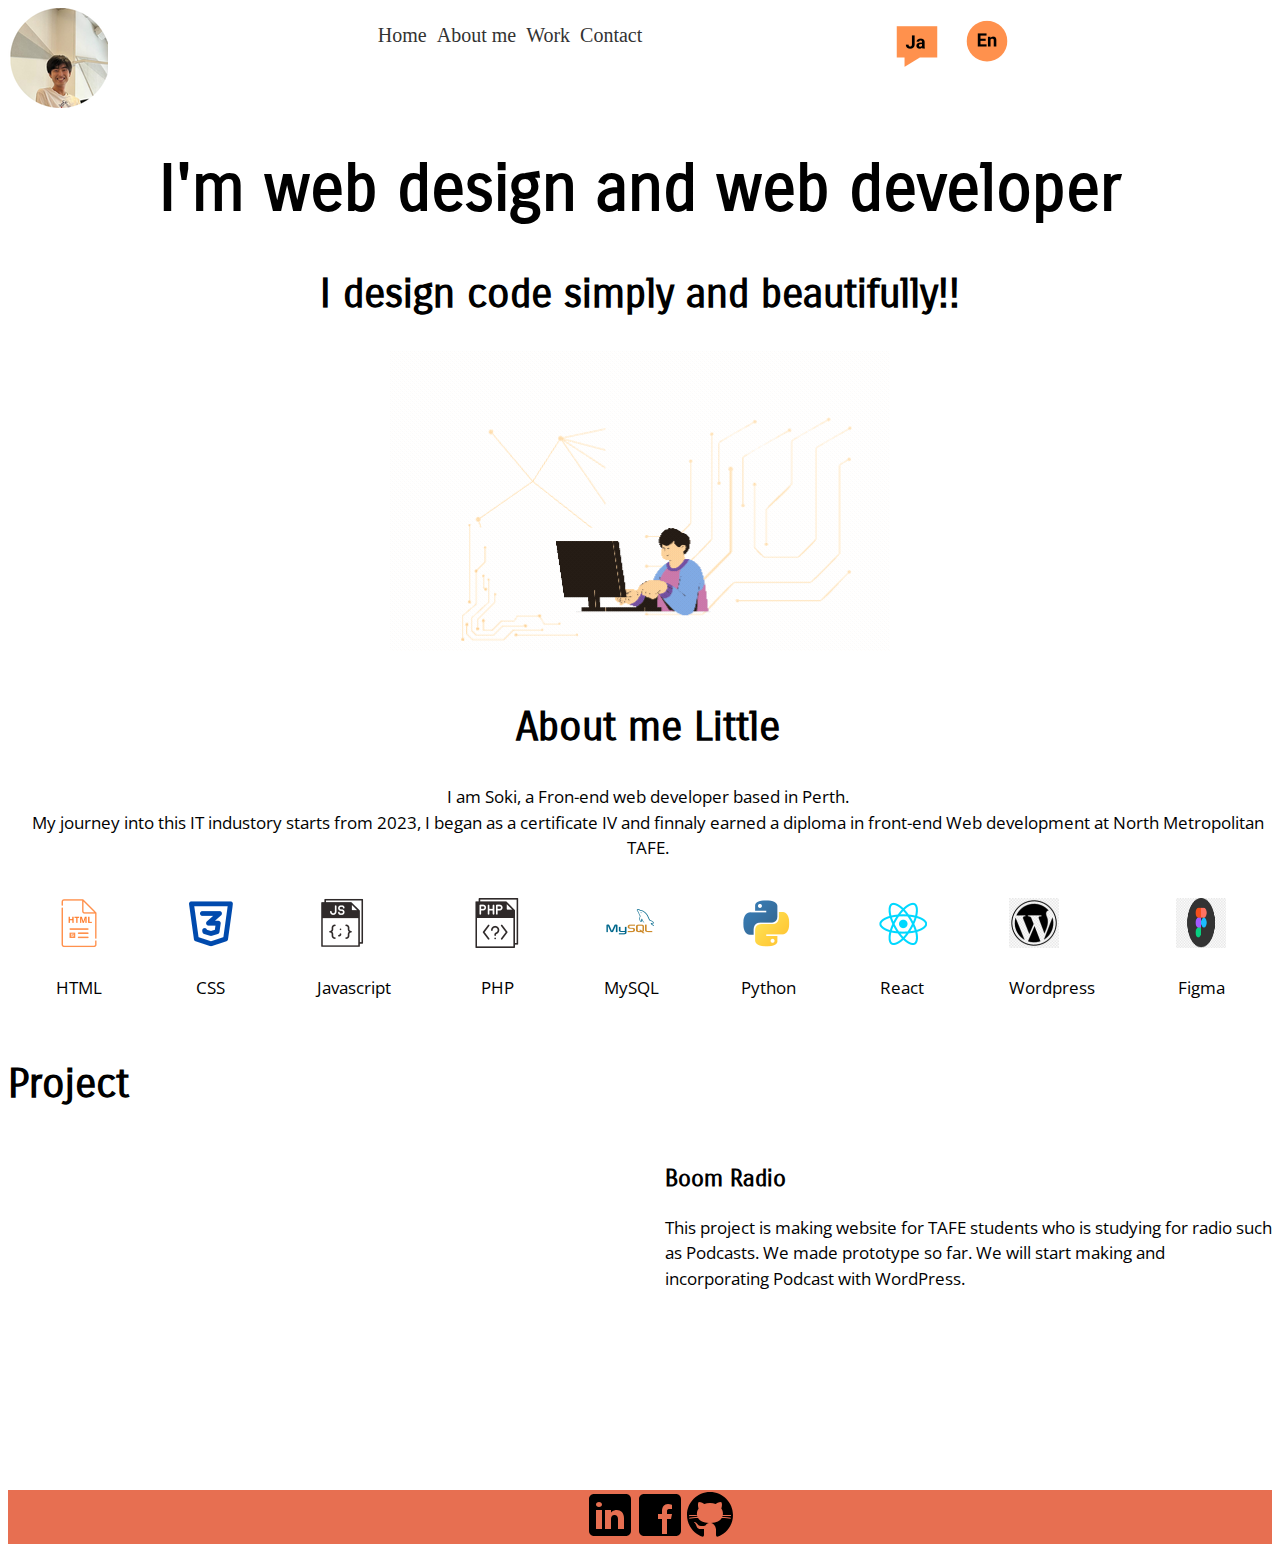
<file: index.html>
<!DOCTYPE html>
<html lang="en">
<head>
  <meta charset="UTF-8">
  <meta name="viewport" content="width=device-width, initial-scale=1.0">
  <link href = "css/style.css" rel="stylesheet">
  <link rel="preconnect" href="https://fonts.googleapis.com">
<link rel="preconnect" href="https://fonts.gstatic.com" crossorigin>
<link href="https://fonts.googleapis.com/css2?family=Open+Sans:ital,wght@0,300..800;1,300..800&display=swap" rel="stylesheet">
  <title>Soki Webdevelopment gallery</title>

</head>
<body>
  <div id="wrapper">
  <header>
    <img src="img/profile.png" alt="soki's profile logo">
    <nav>
      <ul class="nav-menu">
        <li><a href=index.html class="nav-link">Home</a></li>
        <li><a href=aboutme.html class="nav-link">About me</a></li>
        <li><a href=work.html class="nav-link">Work</a></li>
        <li><a href=contact.html class="nav-link">Contact</a></li>
        
      </ul>
    </nav>

    <div class="language">
      <a href="index_ja.html"><img src="img/japanese_language.png" alt="Japanese language icon"></a>
      <a href="index.html"><img src="img/english_language.png" alt="English language icon"></a>
    </div>
    <div class="hamberger">
      <span class="bar"></span>
      <span class="bar"></span>
      <span class="bar"></span>
    </div>

    
  </header>
 
  <main>
   
    <section class="about_me">
     
      <h1>I'm web design and web developer</h1>
      <h2>I design code simply and beautifully!!</h2>
      
      <img src="img/portfolio_home.gif " alt=" do coding">
    </section>

      <section class="intro">
        <h2>About me Little</h2>

        <p>I am Soki, a Fron-end web developer based in Perth.<br>
          My journey into this IT industory starts from 2023, I began as a certificate IV and finnaly 
          earned a diploma in front-end Web development at North Metropolitan TAFE.
        </p>
      </section>
     
  
  
  
  
      <div class=" skill">
        <div class="myskill">
          <img src = "img/html.png" alt = "html picuture">
          <p>HTML</p>
        </div>
         
        <div class="myskill">
          <img src = "img/csspicture.png" alt = "css picuture">
          <p>CSS</p>
        </div>
        <div class="myskill">
          <img src = "img/javascript.png" alt = "javascript picuture">
          <p>Javascript</p>
        </div>
        <div class="myskill">
          <img src = "img/php.png" alt = "php picuture">
          <p>PHP</p>
        </div>
        <div class="myskill">
          <img src = "img/mysql.png" alt = "my-sql picuture">
          <p>MySQL</p>
        </div>
        <div class="myskill">
          <img src = "img/python.png" alt = "python picuture">
          <p>Python</p>
        </div>
        <div class="myskill">
          <img src = "img/react.png" alt = "react picuture">
          <p>React</p>
        </div>
        <div class="myskill">
          <img src = "img/wordpress.png" alt = "html picuture">
          <p>Wordpress</p>
        </div>
        <div class="myskill">
          <img src = "img/figma.png" alt = "html picuture">
          <p>Figma</p>
        </div>
    
      </div>

      <h2>Project</h2>

      <section class="project">
       <a href=" https://boom-radio.vercel.app/"><img class="fade-in-image" src="img/boom_radio.png" alt="boom radio project top image"></a> 
      

      <section class="boom_radio_text">
        <h3>Boom Radio</h3>
        <p>This project is making website for TAFE students who is studying for radio such as Podcasts.
          We made prototype so far. We will start making and incorporating Podcast with WordPress.
        </p>


      </section>
      </section>
      
      <img>
   
   


</main>
<footer>
  <ul>

    <li>
      <a href="https://www.linkedin.com/in/soki-iwae-0031652b3/">
        
        <svg xmlns="http://www.w3.org/2000/svg" x="0px" y="0px" width="50" height="50" viewBox="0 0 50 50">
          <path fill="currentColor" d="M41,4H9C6.24,4,4,6.24,4,9v32c0,2.76,2.24,5,5,5h32c2.76,0,5-2.24,5-5V9C46,6.24,43.76,4,41,4z M17,20v19h-6V20H17z M11,14.47c0-1.4,1.2-2.47,3-2.47s2.93,1.07,3,2.47c0,1.4-1.12,2.53-3,2.53C12.2,17,11,15.87,11,14.47z M39,39h-6c0,0,0-9.26,0-10 c0-2-1-4-3.5-4.04h-0.08C27,24.96,26,27.02,26,29c0,0.91,0,10,0,10h-6V20h6v2.56c0,0,1.93-2.56,5.81-2.56 c3.97,0,7.19,2.73,7.19,8.26V39z"></path>
      </svg>
      </a>
    </li>
    
    <li>
      <a href="https://www.facebook.com/profile.php?id=100035585494952m">
        <svg xmlns="http://www.w3.org/2000/svg" x="0px" y="0px" width="50" height="50" viewBox="0 0 50 50">
          <path fill="currentColor" d="M41,4H9C6.24,4,4,6.24,4,9v32c0,2.76,2.24,5,5,5h32c2.76,0,5-2.24,5-5V9C46,6.24,43.76,4,41,4z M37,19h-2c-2.14,0-3,0.5-3,2 v3h5l-1,5h-4v15h-5V29h-4v-5h4v-3c0-4,2-7,6-7c2.9,0,4,1,4,1V19z"></path>
      </svg>
        
      </a>
    
    </li>

    <li>
      <a href="https://github.com/Sochan2">
        <svg xmlns="http://www.w3.org/2000/svg" x="0px" y="0px" width="50" height="50" viewBox="0 0 50 50">
          <path fill="currentColor" d="M17.791,46.836C18.502,46.53,19,45.823,19,45v-5.4c0-0.197,0.016-0.402,0.041-0.61C19.027,38.994,19.014,38.997,19,39 c0,0-3,0-3.6,0c-1.5,0-2.8-0.6-3.4-1.8c-0.7-1.3-1-3.5-2.8-4.7C8.9,32.3,9.1,32,9.7,32c0.6,0.1,1.9,0.9,2.7,2c0.9,1.1,1.8,2,3.4,2 c2.487,0,3.82-0.125,4.622-0.555C21.356,34.056,22.649,33,24,33v-0.025c-5.668-0.182-9.289-2.066-10.975-4.975 c-3.665,0.042-6.856,0.405-8.677,0.707c-0.058-0.327-0.108-0.656-0.151-0.987c1.797-0.296,4.843-0.647,8.345-0.714 c-0.112-0.276-0.209-0.559-0.291-0.849c-3.511-0.178-6.541-0.039-8.187,0.097c-0.02-0.332-0.047-0.663-0.051-0.999 c1.649-0.135,4.597-0.27,8.018-0.111c-0.079-0.5-0.13-1.011-0.13-1.543c0-1.7,0.6-3.5,1.7-5c-0.5-1.7-1.2-5.3,0.2-6.6 c2.7,0,4.6,1.3,5.5,2.1C21,13.4,22.9,13,25,13s4,0.4,5.6,1.1c0.9-0.8,2.8-2.1,5.5-2.1c1.5,1.4,0.7,5,0.2,6.6c1.1,1.5,1.7,3.2,1.6,5 c0,0.484-0.045,0.951-0.11,1.409c3.499-0.172,6.527-0.034,8.204,0.102c-0.002,0.337-0.033,0.666-0.051,0.999 c-1.671-0.138-4.775-0.28-8.359-0.089c-0.089,0.336-0.197,0.663-0.325,0.98c3.546,0.046,6.665,0.389,8.548,0.689 c-0.043,0.332-0.093,0.661-0.151,0.987c-1.912-0.306-5.171-0.664-8.879-0.682C35.112,30.873,31.557,32.75,26,32.969V33 c2.6,0,5,3.9,5,6.6V45c0,0.823,0.498,1.53,1.209,1.836C41.37,43.804,48,35.164,48,25C48,12.318,37.683,2,25,2S2,12.318,2,25 C2,35.164,8.63,43.804,17.791,46.836z"></path>
      </svg>    
      </a>
    </li> 
  </ul>
   
</footer>
 
</div>
<script src="js/main.js"></script>
</body>
</html>
</file>
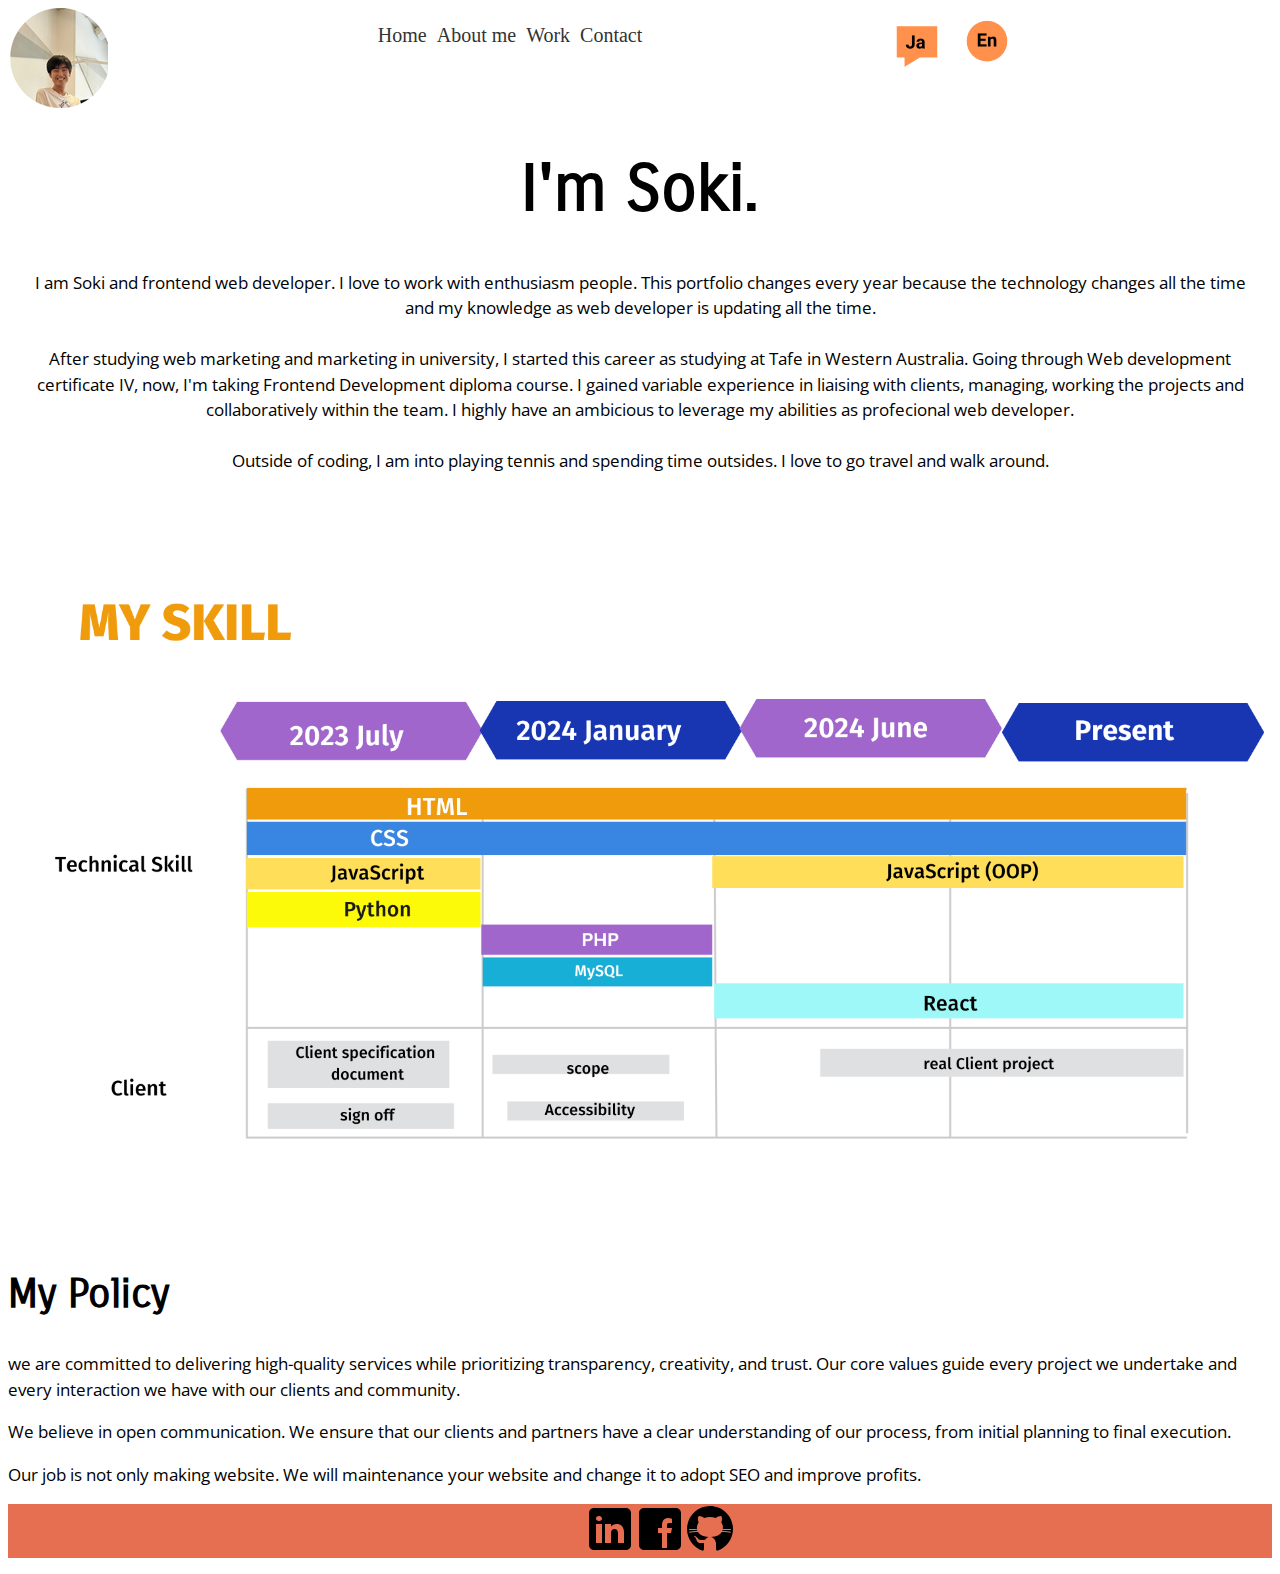
<file: aboutme.html>
<!DOCTYPE html>
<html lang="en">
<head>
  <meta charset="UTF-8">
  <meta name="viewport" content="width=device-width, initial-scale=1.0">
  <link href = "css/style.css" rel="stylesheet">
  <title>Soki Webdevelopment gallery</title>
</head>
<body>
  <div id="wrapper">
    <header>
      <img src="img/profile.png" alt="soki's profile logo">
      <nav>
        <ul class="nav-menu">
          <li><a href=index.html class="nav-link">Home</a></li>
          <li><a href=aboutme.html class="nav-link">About me</a></li>
          <li><a href=work.html class="nav-link">Work</a></li>
          <li><a href=contact.html class="nav-link">Contact</a></li>
          
        </ul>
      </nav>
  
      <div class="language">
        <a href="index_ja.html"><img src="img/japanese_language.png" alt="Japanese language icon"></a>
        <a href="index.html"><img src="img/english_language.png" alt="English language icon"></a>
      </div>
      <div class="hamberger">
        <span class="bar"></span>
        <span class="bar"></span>
        <span class="bar"></span>
      </div>
  
      
    </header>
  <main>
   
    <section class="about_me">
     
      <h1>I'm Soki.</h1>
      
      <p>I am Soki and frontend web developer. I love to work with enthusiasm people. This portfolio changes 
        every year because the technology changes all the time and my knowledge as web developer is updating all the time.
        <br><br>

       After studying web marketing and marketing in university, I started this career as studying at Tafe in Western Australia. Going through Web development certificate IV,
        now, I'm taking Frontend Development diploma course. I gained variable experience in liaising with clients,
        managing, working the projects and collaboratively within the team. I highly have an ambicious to leverage my abilities as profecional web developer.
       <br><br>
        Outside of coding, I am into playing tennis and spending time outsides. I love to go travel and walk around.
       </p>
    </section>
      
    

    

    <img class="my-timeline" src="img/my-skill.png" alt="my timelice picture. My brief history as website development.">
 


<section class="policy">
  <h2>My Policy</h2>
  <p>we are committed to delivering high-quality services while prioritizing transparency, creativity, and trust. Our core values guide every project we undertake and every interaction we have with our clients and community.</p>
  <p>We believe in open communication. We ensure that our clients and partners have a clear understanding of our process, from initial planning to final execution.</p>
<p>Our job is not only making website. We will maintenance your website and change it to adopt SEO and improve profits.</p></p>

  </section>

</main>

<footer>
  <ul>

    <li>
      <a href="https://www.facebook.com/profile.php?id=100035585494952">
        
        <svg xmlns="http://www.w3.org/2000/svg" x="0px" y="0px" width="50" height="50" viewBox="0 0 50 50">
          <path fill="currentColor" d="M41,4H9C6.24,4,4,6.24,4,9v32c0,2.76,2.24,5,5,5h32c2.76,0,5-2.24,5-5V9C46,6.24,43.76,4,41,4z M17,20v19h-6V20H17z M11,14.47c0-1.4,1.2-2.47,3-2.47s2.93,1.07,3,2.47c0,1.4-1.12,2.53-3,2.53C12.2,17,11,15.87,11,14.47z M39,39h-6c0,0,0-9.26,0-10 c0-2-1-4-3.5-4.04h-0.08C27,24.96,26,27.02,26,29c0,0.91,0,10,0,10h-6V20h6v2.56c0,0,1.93-2.56,5.81-2.56 c3.97,0,7.19,2.73,7.19,8.26V39z"></path>
      </svg>
      </a>
    </li>

    <li>
      <a href="https://www.linkedin.com/in/soki-iwae-0031652b3/">
        <svg xmlns="http://www.w3.org/2000/svg" x="0px" y="0px" width="50" height="50" viewBox="0 0 50 50">
          <path fill="currentColor" d="M41,4H9C6.24,4,4,6.24,4,9v32c0,2.76,2.24,5,5,5h32c2.76,0,5-2.24,5-5V9C46,6.24,43.76,4,41,4z M37,19h-2c-2.14,0-3,0.5-3,2 v3h5l-1,5h-4v15h-5V29h-4v-5h4v-3c0-4,2-7,6-7c2.9,0,4,1,4,1V19z"></path>
      </svg>
        
      </a>
    
    </li>

    <li>
      <a href="https://github.com/Sochan2">
        <svg xmlns="http://www.w3.org/2000/svg" x="0px" y="0px" width="50" height="50" viewBox="0 0 50 50">
          <path fill="currentColor" d="M17.791,46.836C18.502,46.53,19,45.823,19,45v-5.4c0-0.197,0.016-0.402,0.041-0.61C19.027,38.994,19.014,38.997,19,39 c0,0-3,0-3.6,0c-1.5,0-2.8-0.6-3.4-1.8c-0.7-1.3-1-3.5-2.8-4.7C8.9,32.3,9.1,32,9.7,32c0.6,0.1,1.9,0.9,2.7,2c0.9,1.1,1.8,2,3.4,2 c2.487,0,3.82-0.125,4.622-0.555C21.356,34.056,22.649,33,24,33v-0.025c-5.668-0.182-9.289-2.066-10.975-4.975 c-3.665,0.042-6.856,0.405-8.677,0.707c-0.058-0.327-0.108-0.656-0.151-0.987c1.797-0.296,4.843-0.647,8.345-0.714 c-0.112-0.276-0.209-0.559-0.291-0.849c-3.511-0.178-6.541-0.039-8.187,0.097c-0.02-0.332-0.047-0.663-0.051-0.999 c1.649-0.135,4.597-0.27,8.018-0.111c-0.079-0.5-0.13-1.011-0.13-1.543c0-1.7,0.6-3.5,1.7-5c-0.5-1.7-1.2-5.3,0.2-6.6 c2.7,0,4.6,1.3,5.5,2.1C21,13.4,22.9,13,25,13s4,0.4,5.6,1.1c0.9-0.8,2.8-2.1,5.5-2.1c1.5,1.4,0.7,5,0.2,6.6c1.1,1.5,1.7,3.2,1.6,5 c0,0.484-0.045,0.951-0.11,1.409c3.499-0.172,6.527-0.034,8.204,0.102c-0.002,0.337-0.033,0.666-0.051,0.999 c-1.671-0.138-4.775-0.28-8.359-0.089c-0.089,0.336-0.197,0.663-0.325,0.98c3.546,0.046,6.665,0.389,8.548,0.689 c-0.043,0.332-0.093,0.661-0.151,0.987c-1.912-0.306-5.171-0.664-8.879-0.682C35.112,30.873,31.557,32.75,26,32.969V33 c2.6,0,5,3.9,5,6.6V45c0,0.823,0.498,1.53,1.209,1.836C41.37,43.804,48,35.164,48,25C48,12.318,37.683,2,25,2S2,12.318,2,25 C2,35.164,8.63,43.804,17.791,46.836z"></path>
      </svg>    
      </a>
    </li> 
     
  </ul>
   
</footer>
</div>
<script src="js/main.js"></script>
</body>
</html>
</file>
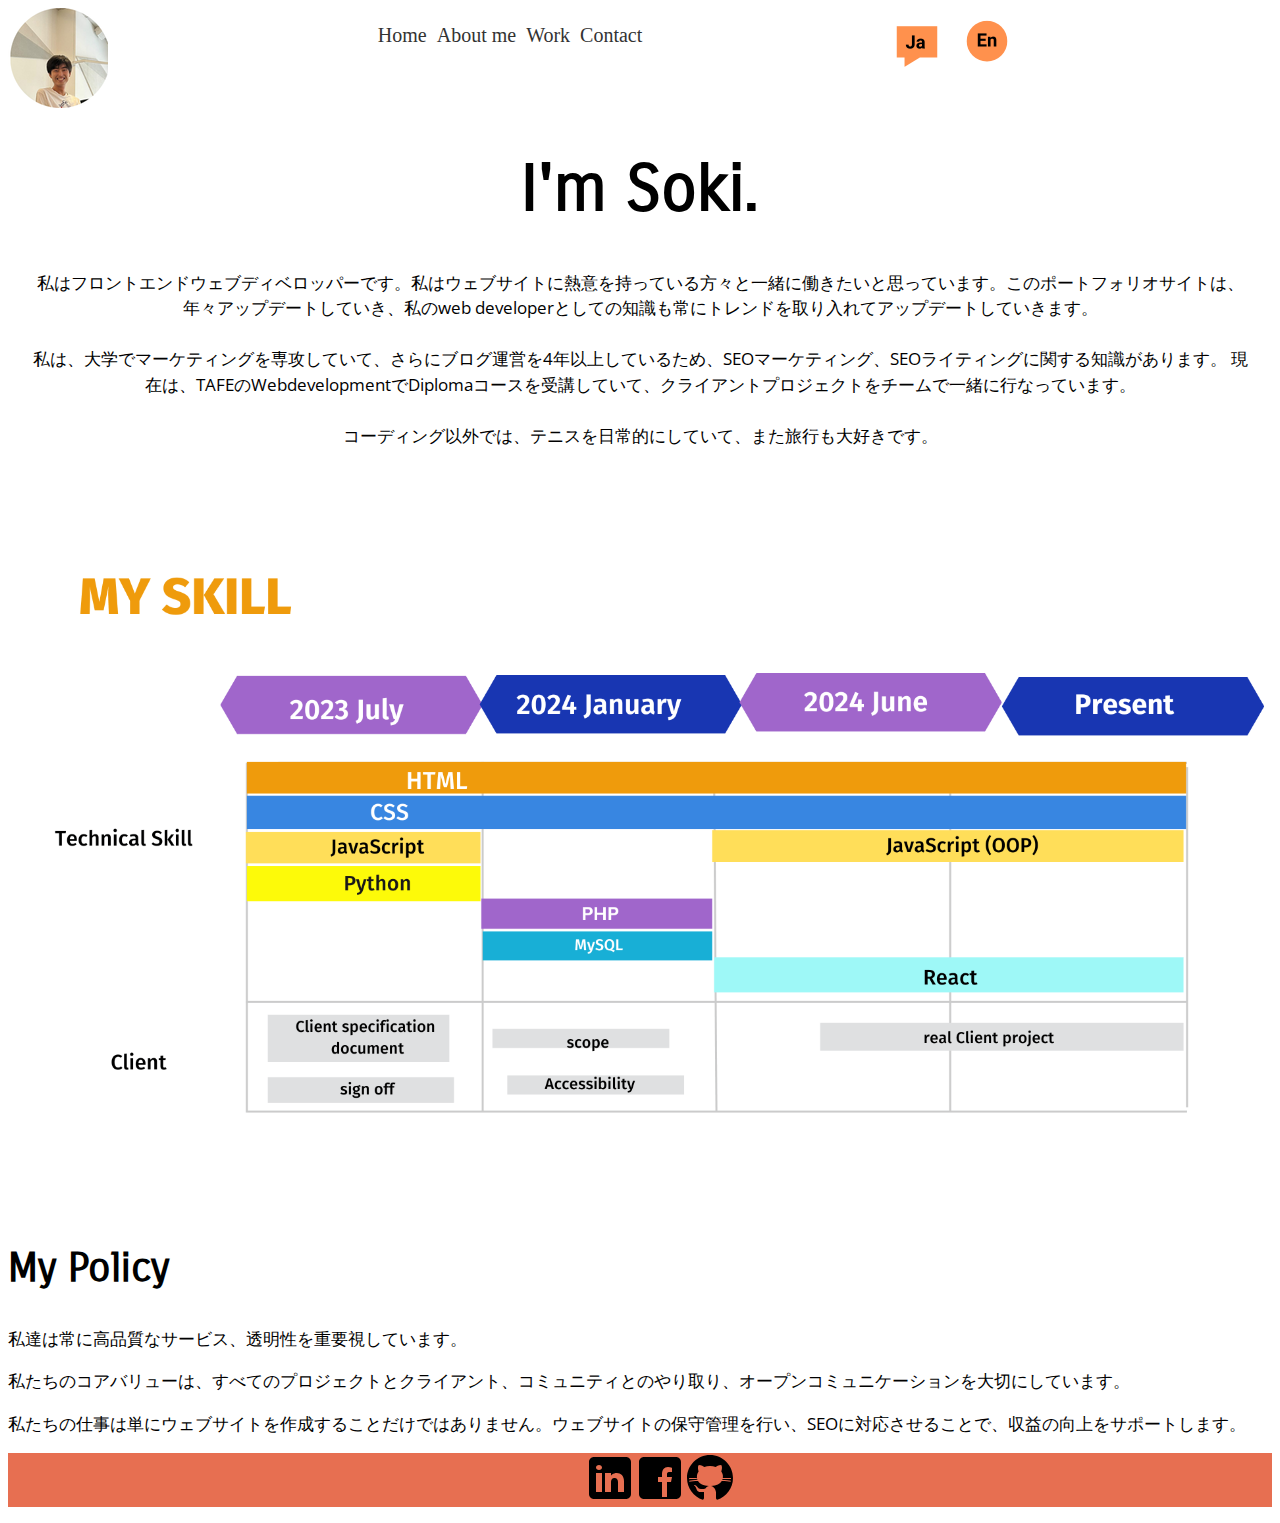
<file: aboutme_ja.html>
<!DOCTYPE html>
<html lang="en">
<head>
  <meta charset="UTF-8">
  <meta name="viewport" content="width=device-width, initial-scale=1.0">
  <link href = "css/style.css" rel="stylesheet">
  <title>Soki Webdevelopment gallery</title>
</head>
<body>
  <div id="wrapper">
    <header>
      <img src="img/profile.png" alt="soki's profile logo">
      <nav>
        <ul class="nav-menu">
          <li><a href=index.html class="nav-link">Home</a></li>
          <li><a href=aboutme.html class="nav-link">About me</a></li>
          <li><a href=work.html class="nav-link">Work</a></li>
          <li><a href=contact.html class="nav-link">Contact</a></li>
          
        </ul>
      </nav>
  
      <div class="language">
        <a href="index_ja.html"><img src="img/japanese_language.png" alt="Japanese language icon"></a>
        <a href="index.html"><img src="img/english_language.png" alt="English language icon"></a>
      </div>
      <div class="hamberger">
        <span class="bar"></span>
        <span class="bar"></span>
        <span class="bar"></span>
      </div>
  
      
    </header>
  <main>
   
    <section class="about_me">
     
      <h1>I'm Soki.</h1>
      
      <p>私はフロントエンドウェブディベロッパーです。私はウェブサイトに熱意を持っている方々と一緒に働きたいと思っています。このポートフォリオサイトは、
        年々アップデートしていき、私のweb developerとしての知識も常にトレンドを取り入れてアップデートしていきます。
        <br><br>
        私は、大学でマーケティングを専攻していて、さらにブログ運営を4年以上しているため、SEOマーケティング、SEOライティングに関する知識があります。
        現在は、TAFEのWebdevelopmentでDiplomaコースを受講していて、クライアントプロジェクトをチームで一緒に行なっています。
       <br><br>
       コーディング以外では、テニスを日常的にしていて、また旅行も大好きです。
       </p>
    </section>
      
    

    

    <img class="my-timeline" src="img/my-skill.png" alt="my timelice picture. My brief history as website development.">
 


<section class="policy">
  <h2>My Policy</h2>
  <p>私達は常に高品質なサービス、透明性を重要視しています。</p>
  <p>私たちのコアバリューは、すべてのプロジェクトとクライアント、コミュニティとのやり取り、オープンコミュニケーションを大切にしています。</p>
<p>私たちの仕事は単にウェブサイトを作成することだけではありません。ウェブサイトの保守管理を行い、SEOに対応させることで、収益の向上をサポートします。</p>
  </section>

</main>

<footer>
  <ul>

    <li>
      <a href="https://www.linkedin.com/in/soki-iwae-0031652b3/">
        
        <svg xmlns="http://www.w3.org/2000/svg" x="0px" y="0px" width="50" height="50" viewBox="0 0 50 50">
          <path fill="currentColor" d="M41,4H9C6.24,4,4,6.24,4,9v32c0,2.76,2.24,5,5,5h32c2.76,0,5-2.24,5-5V9C46,6.24,43.76,4,41,4z M17,20v19h-6V20H17z M11,14.47c0-1.4,1.2-2.47,3-2.47s2.93,1.07,3,2.47c0,1.4-1.12,2.53-3,2.53C12.2,17,11,15.87,11,14.47z M39,39h-6c0,0,0-9.26,0-10 c0-2-1-4-3.5-4.04h-0.08C27,24.96,26,27.02,26,29c0,0.91,0,10,0,10h-6V20h6v2.56c0,0,1.93-2.56,5.81-2.56 c3.97,0,7.19,2.73,7.19,8.26V39z"></path>
      </svg>
      </a>
    </li>
    
    <li>
      <a href="https://www.facebook.com/profile.php?id=100035585494952m">
        <svg xmlns="http://www.w3.org/2000/svg" x="0px" y="0px" width="50" height="50" viewBox="0 0 50 50">
          <path fill="currentColor" d="M41,4H9C6.24,4,4,6.24,4,9v32c0,2.76,2.24,5,5,5h32c2.76,0,5-2.24,5-5V9C46,6.24,43.76,4,41,4z M37,19h-2c-2.14,0-3,0.5-3,2 v3h5l-1,5h-4v15h-5V29h-4v-5h4v-3c0-4,2-7,6-7c2.9,0,4,1,4,1V19z"></path>
      </svg>
        
      </a>
    
    </li>

    <li>
      <a href="https://github.com/Sochan2">
        <svg xmlns="http://www.w3.org/2000/svg" x="0px" y="0px" width="50" height="50" viewBox="0 0 50 50">
          <path fill="currentColor" d="M17.791,46.836C18.502,46.53,19,45.823,19,45v-5.4c0-0.197,0.016-0.402,0.041-0.61C19.027,38.994,19.014,38.997,19,39 c0,0-3,0-3.6,0c-1.5,0-2.8-0.6-3.4-1.8c-0.7-1.3-1-3.5-2.8-4.7C8.9,32.3,9.1,32,9.7,32c0.6,0.1,1.9,0.9,2.7,2c0.9,1.1,1.8,2,3.4,2 c2.487,0,3.82-0.125,4.622-0.555C21.356,34.056,22.649,33,24,33v-0.025c-5.668-0.182-9.289-2.066-10.975-4.975 c-3.665,0.042-6.856,0.405-8.677,0.707c-0.058-0.327-0.108-0.656-0.151-0.987c1.797-0.296,4.843-0.647,8.345-0.714 c-0.112-0.276-0.209-0.559-0.291-0.849c-3.511-0.178-6.541-0.039-8.187,0.097c-0.02-0.332-0.047-0.663-0.051-0.999 c1.649-0.135,4.597-0.27,8.018-0.111c-0.079-0.5-0.13-1.011-0.13-1.543c0-1.7,0.6-3.5,1.7-5c-0.5-1.7-1.2-5.3,0.2-6.6 c2.7,0,4.6,1.3,5.5,2.1C21,13.4,22.9,13,25,13s4,0.4,5.6,1.1c0.9-0.8,2.8-2.1,5.5-2.1c1.5,1.4,0.7,5,0.2,6.6c1.1,1.5,1.7,3.2,1.6,5 c0,0.484-0.045,0.951-0.11,1.409c3.499-0.172,6.527-0.034,8.204,0.102c-0.002,0.337-0.033,0.666-0.051,0.999 c-1.671-0.138-4.775-0.28-8.359-0.089c-0.089,0.336-0.197,0.663-0.325,0.98c3.546,0.046,6.665,0.389,8.548,0.689 c-0.043,0.332-0.093,0.661-0.151,0.987c-1.912-0.306-5.171-0.664-8.879-0.682C35.112,30.873,31.557,32.75,26,32.969V33 c2.6,0,5,3.9,5,6.6V45c0,0.823,0.498,1.53,1.209,1.836C41.37,43.804,48,35.164,48,25C48,12.318,37.683,2,25,2S2,12.318,2,25 C2,35.164,8.63,43.804,17.791,46.836z"></path>
      </svg>    
      </a>
    </li> 
  </ul>
   
</footer>
</div>
<script src="js/main.js"></script>
</body>
</html>
</file>
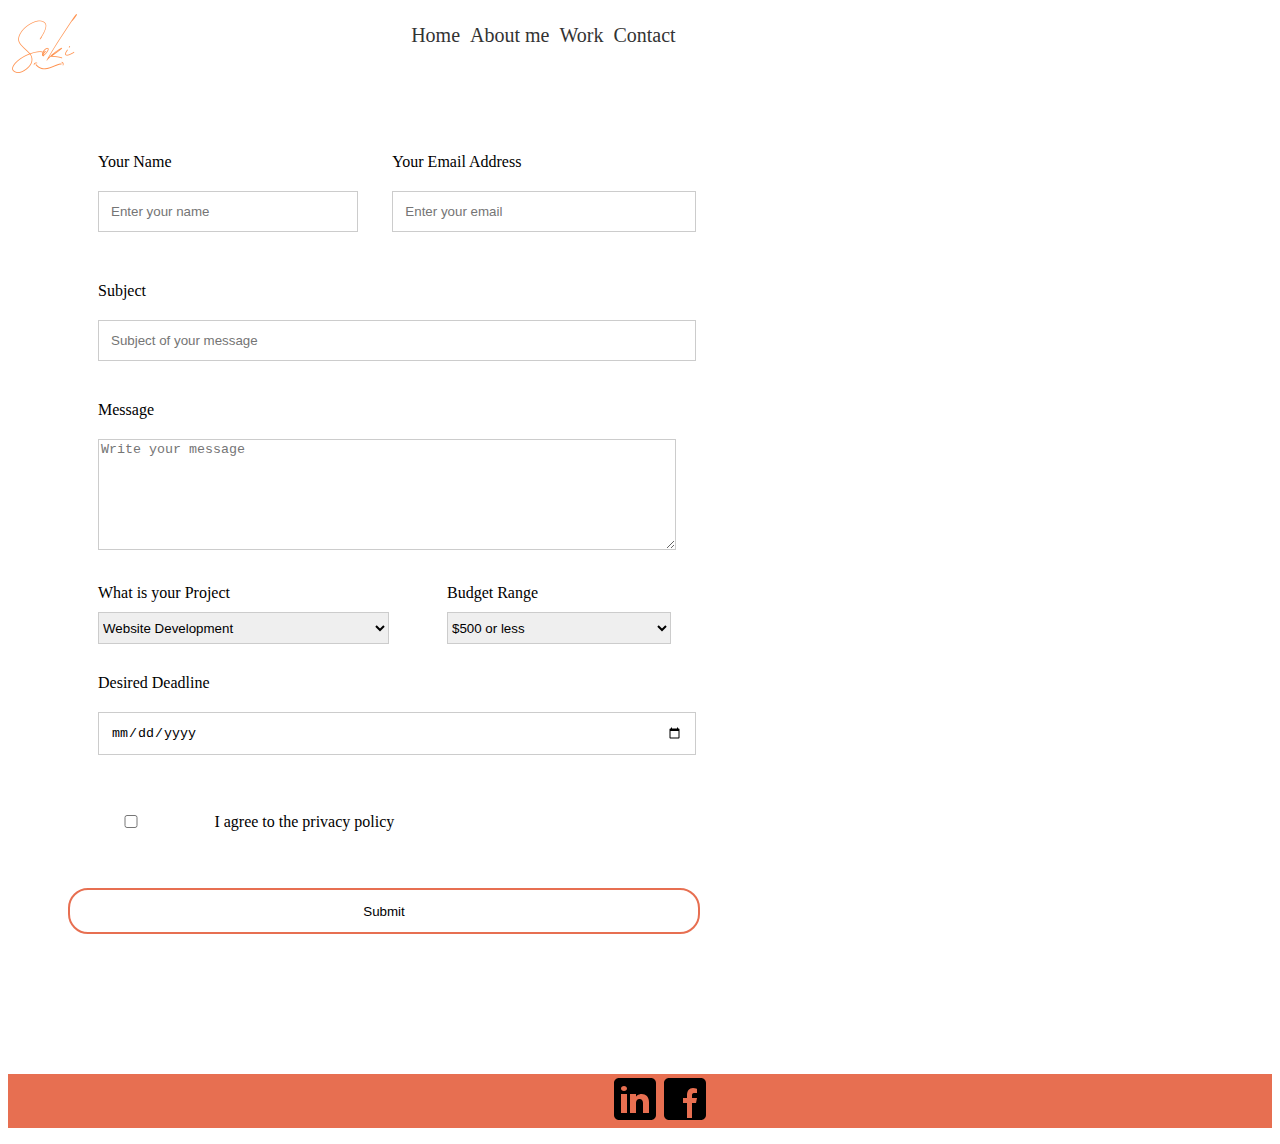
<file: contact.html>
<!DOCTYPE html>
<html lang="en">
<head>
  <meta charset="UTF-8">
  <meta name="viewport" content="width=device-width, initial-scale=1.0">
  <link href = "css/style.css" rel="stylesheet">
  <title>Soki Webdevelopment gallery</title>
</head>
<body>
  <div id="wrapper">
    <header>
      <img src="img/soki_logo.png" alt="soki's profile logo">
      <nav>
        <ul>
          <li><a href=index.html>Home</a></li>
          <li><a href=aboutme.html>About me</a></li>
          <li><a href=work.html>Work</a></li>
          <li><a href=contact.html>Contact</a></li>
          
        </ul>
      </nav>
      
    </header>

  <main>

    <form action="#" method="POST">
    

    <div class="name_mail">
      <div class="space">
        <label for="name">Your Name</label>
        <input type="text" id="name" name="name" placeholder="Enter your name" required>
      </div>
      <div class="space">
        <label for="email">Your Email Address</label>
        <input type="email" id="email" name="email" placeholder="Enter your email" required>
      </div>

        <!-- Email -->
      
    </div>
    

        <!-- Subject -->
        <div class="space">
          <label for="subject">Subject</label>
        <input type="text" id="subject" name="subject" placeholder="Subject of your message" required>
        </div>
        

        <!-- Message -->
        <div class="space">
          <label for="message">Message</label>
        <textarea id="message" name="message" rows="7" placeholder="Write your message" required></textarea>
        </div>
        

        <!-- Type of Project -->
        <div class="project_budget">
          <div class="space">
            <label for="project-type">What is your Project</label>
            <select id="project-type" name="project_type" required>
                <option value="website-development">Website Development</option>
                <option value="SEO">SEO</option>
                <option value="website-redesign">Website Redesign</option>
                <option value="other">Other</option>
            </select>
          </div>
          <div class="space">
            <label for="budget">Budget Range</label>
            <select id="budget" name="budget" required>
                <option value="less-than-500">$500 or less</option>
                <option value="500-1000">$500 - $1,000</option>
                <option value="1000-5000">$1,000 - $5,000</option>
                <option value="more-than-5000">More than $5,000</option>
            </select>
          </div>
        </div>
        
       

        

        <!-- Deadline -->
        <div class="space">
        <label for="deadline">Desired Deadline</label>
        <input type="date" id="deadline" name="deadline">
        </div>
        

        <!-- Privacy Policy -->
        <div class="checkbox">
            <input type="checkbox" id="privacy-policy" name="privacy_policy" required>
            <label for="privacy-policy">I agree to the privacy policy</label>
        </div>

        <!-- Submit Button -->

        <div class="submit">
          <button value="Send Message">Submit</button>
        </div>
        
      
    </form>
  </main>
  <footer>
    <ul>
  
      <li>
        <a href="https://twitter.com">
          
          <svg xmlns="http://www.w3.org/2000/svg" x="0px" y="0px" width="50" height="50" viewBox="0 0 50 50">
            <path fill="currentColor" d="M41,4H9C6.24,4,4,6.24,4,9v32c0,2.76,2.24,5,5,5h32c2.76,0,5-2.24,5-5V9C46,6.24,43.76,4,41,4z M17,20v19h-6V20H17z M11,14.47c0-1.4,1.2-2.47,3-2.47s2.93,1.07,3,2.47c0,1.4-1.12,2.53-3,2.53C12.2,17,11,15.87,11,14.47z M39,39h-6c0,0,0-9.26,0-10 c0-2-1-4-3.5-4.04h-0.08C27,24.96,26,27.02,26,29c0,0.91,0,10,0,10h-6V20h6v2.56c0,0,1.93-2.56,5.81-2.56 c3.97,0,7.19,2.73,7.19,8.26V39z"></path>
        </svg>
        </a>
      </li>
  
      <li>
        <a href="https://www.linkedin.com/in/soki-iwae-0031652b3/">
          <svg xmlns="http://www.w3.org/2000/svg" x="0px" y="0px" width="50" height="50" viewBox="0 0 50 50">
            <path fill="currentColor" d="M41,4H9C6.24,4,4,6.24,4,9v32c0,2.76,2.24,5,5,5h32c2.76,0,5-2.24,5-5V9C46,6.24,43.76,4,41,4z M37,19h-2c-2.14,0-3,0.5-3,2 v3h5l-1,5h-4v15h-5V29h-4v-5h4v-3c0-4,2-7,6-7c2.9,0,4,1,4,1V19z"></path>
        </svg>
          
        </a>
      
      </li>
       
    </ul>
     
  </footer>
</file>
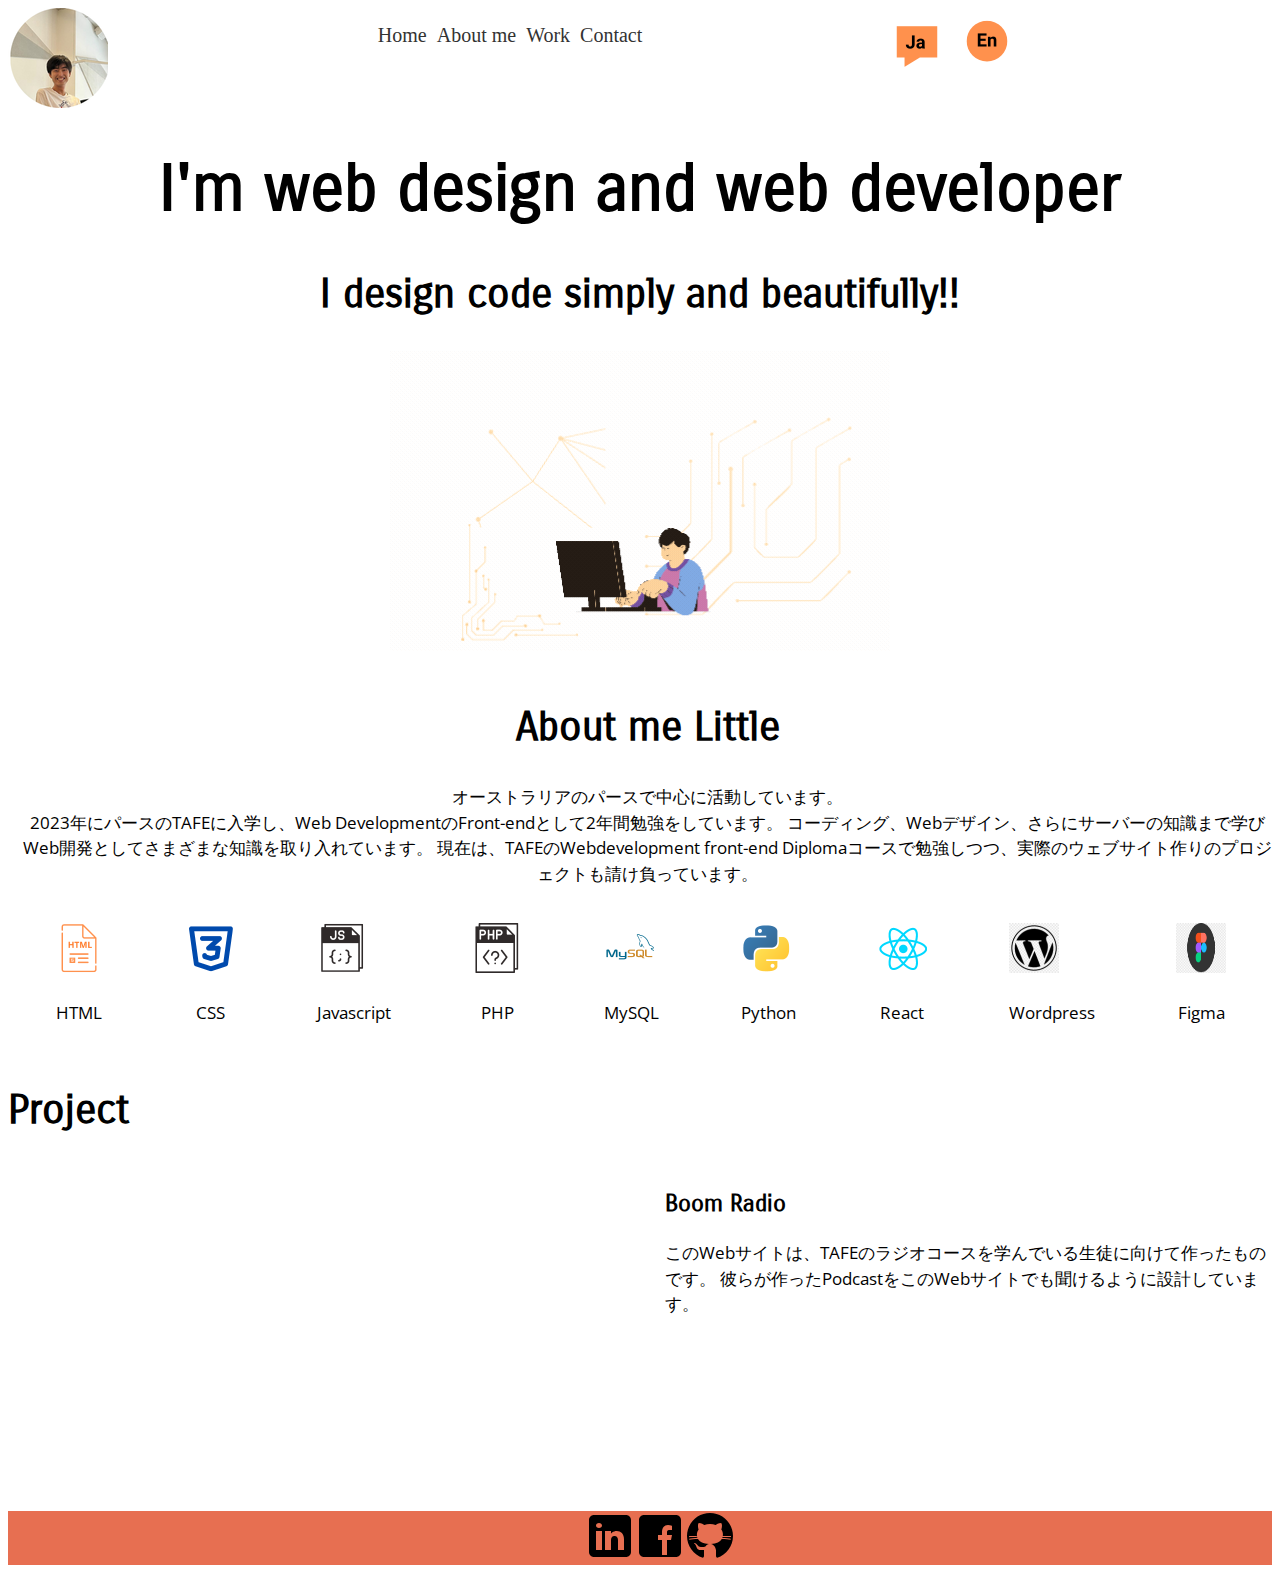
<file: index_ja.html>
<!DOCTYPE html>
<html lang="en">
<head>
  <meta charset="UTF-8">
  <meta name="viewport" content="width=device-width, initial-scale=1.0">
  <link href = "css/style.css" rel="stylesheet">
  <link rel="preconnect" href="https://fonts.googleapis.com">
<link rel="preconnect" href="https://fonts.gstatic.com" crossorigin>
<link href="https://fonts.googleapis.com/css2?family=Open+Sans:ital,wght@0,300..800;1,300..800&display=swap" rel="stylesheet">
  <title>Soki Webdevelopment</title>

</head>
<body>
  <div id="wrapper">
    <header>
      <img src="img/profile.png" alt="soki's profile logo">
      <nav>
        <ul class="nav-menu">
          <li><a href=index.html class="nav-link">Home</a></li>
          <li><a href=aboutme.html class="nav-link">About me</a></li>
          <li><a href=work.html class="nav-link">Work</a></li>
          <li><a href=contact.html class="nav-link">Contact</a></li>
          
        </ul>
      </nav>
  
      <div class="language">
        <a href="index_ja.html"><img src="img/japanese_language.png" alt="Japanese language icon"></a>
        <a href="index.html"><img src="img/english_language.png" alt="English language icon"></a>
      </div>
      <div class="hamberger">
        <span class="bar"></span>
        <span class="bar"></span>
        <span class="bar"></span>
      </div>
  
      
    </header>
 
  <main>
   
    <section class="about_me">
     
      <h1>I'm web design and web developer</h1>
      <h2>I design code simply and beautifully!!</h2>
      
      <img src="img/portfolio_home.gif " alt=" do coding">
    </section>

      <section class="intro">
        <h2>About me Little</h2>

        <p>オーストラリアのパースで中心に活動しています。<br>
          2023年にパースのTAFEに入学し、Web DevelopmentのFront-endとして2年間勉強をしています。
          コーディング、Webデザイン、さらにサーバーの知識まで学びWeb開発としてさまざまな知識を取り入れています。
          現在は、TAFEのWebdevelopment front-end Diplomaコースで勉強しつつ、実際のウェブサイト作りのプロジェクトも請け負っています。
        </p>
      </section>
     
  
  
  
  
      <div class=" skill">
        <div class="myskill">
          <img src = "img/html.png" alt = "html picuture">
          <p>HTML</p>
        </div>
         
        <div class="myskill">
          <img src = "img/csspicture.png" alt = "css picuture">
          <p>CSS</p>
        </div>
        <div class="myskill">
          <img src = "img/javascript.png" alt = "javascript picuture">
          <p>Javascript</p>
        </div>
        <div class="myskill">
          <img src = "img/php.png" alt = "php picuture">
          <p>PHP</p>
        </div>
        <div class="myskill">
          <img src = "img/mysql.png" alt = "my-sql picuture">
          <p>MySQL</p>
        </div>
        <div class="myskill">
          <img src = "img/python.png" alt = "python picuture">
          <p>Python</p>
        </div>
        <div class="myskill">
          <img src = "img/react.png" alt = "react picuture">
          <p>React</p>
        </div>
        <div class="myskill">
          <img src = "img/wordpress.png" alt = "html picuture">
          <p>Wordpress</p>
        </div>
        <div class="myskill">
          <img src = "img/figma.png" alt = "html picuture">
          <p>Figma</p>
        </div>
    
      </div>

      <h2>Project</h2>

      <section class="project">
        <img class="fade-in-image" src="img/boom_radio.png" alt="boom radio project top image">
      

      <section class="boom_radio_text">
        <h3>Boom Radio</h3>
        <p>このWebサイトは、TAFEのラジオコースを学んでいる生徒に向けて作ったものです。
          彼らが作ったPodcastをこのWebサイトでも聞けるように設計しています。
        </p>
      </section>
      </section>
      
      <img>
   
   


</main>
<footer>
  <ul>

    <li>
      <a href="https://www.linkedin.com/in/soki-iwae-0031652b3/">
        
        <svg xmlns="http://www.w3.org/2000/svg" x="0px" y="0px" width="50" height="50" viewBox="0 0 50 50">
          <path fill="currentColor" d="M41,4H9C6.24,4,4,6.24,4,9v32c0,2.76,2.24,5,5,5h32c2.76,0,5-2.24,5-5V9C46,6.24,43.76,4,41,4z M17,20v19h-6V20H17z M11,14.47c0-1.4,1.2-2.47,3-2.47s2.93,1.07,3,2.47c0,1.4-1.12,2.53-3,2.53C12.2,17,11,15.87,11,14.47z M39,39h-6c0,0,0-9.26,0-10 c0-2-1-4-3.5-4.04h-0.08C27,24.96,26,27.02,26,29c0,0.91,0,10,0,10h-6V20h6v2.56c0,0,1.93-2.56,5.81-2.56 c3.97,0,7.19,2.73,7.19,8.26V39z"></path>
      </svg>
      </a>
    </li>
    
    <li>
      <a href="https://www.facebook.com/profile.php?id=100035585494952m">
        <svg xmlns="http://www.w3.org/2000/svg" x="0px" y="0px" width="50" height="50" viewBox="0 0 50 50">
          <path fill="currentColor" d="M41,4H9C6.24,4,4,6.24,4,9v32c0,2.76,2.24,5,5,5h32c2.76,0,5-2.24,5-5V9C46,6.24,43.76,4,41,4z M37,19h-2c-2.14,0-3,0.5-3,2 v3h5l-1,5h-4v15h-5V29h-4v-5h4v-3c0-4,2-7,6-7c2.9,0,4,1,4,1V19z"></path>
      </svg>
        
      </a>
    
    </li>

    <li>
      <a href="https://github.com/Sochan2">
        <svg xmlns="http://www.w3.org/2000/svg" x="0px" y="0px" width="50" height="50" viewBox="0 0 50 50">
          <path fill="currentColor" d="M17.791,46.836C18.502,46.53,19,45.823,19,45v-5.4c0-0.197,0.016-0.402,0.041-0.61C19.027,38.994,19.014,38.997,19,39 c0,0-3,0-3.6,0c-1.5,0-2.8-0.6-3.4-1.8c-0.7-1.3-1-3.5-2.8-4.7C8.9,32.3,9.1,32,9.7,32c0.6,0.1,1.9,0.9,2.7,2c0.9,1.1,1.8,2,3.4,2 c2.487,0,3.82-0.125,4.622-0.555C21.356,34.056,22.649,33,24,33v-0.025c-5.668-0.182-9.289-2.066-10.975-4.975 c-3.665,0.042-6.856,0.405-8.677,0.707c-0.058-0.327-0.108-0.656-0.151-0.987c1.797-0.296,4.843-0.647,8.345-0.714 c-0.112-0.276-0.209-0.559-0.291-0.849c-3.511-0.178-6.541-0.039-8.187,0.097c-0.02-0.332-0.047-0.663-0.051-0.999 c1.649-0.135,4.597-0.27,8.018-0.111c-0.079-0.5-0.13-1.011-0.13-1.543c0-1.7,0.6-3.5,1.7-5c-0.5-1.7-1.2-5.3,0.2-6.6 c2.7,0,4.6,1.3,5.5,2.1C21,13.4,22.9,13,25,13s4,0.4,5.6,1.1c0.9-0.8,2.8-2.1,5.5-2.1c1.5,1.4,0.7,5,0.2,6.6c1.1,1.5,1.7,3.2,1.6,5 c0,0.484-0.045,0.951-0.11,1.409c3.499-0.172,6.527-0.034,8.204,0.102c-0.002,0.337-0.033,0.666-0.051,0.999 c-1.671-0.138-4.775-0.28-8.359-0.089c-0.089,0.336-0.197,0.663-0.325,0.98c3.546,0.046,6.665,0.389,8.548,0.689 c-0.043,0.332-0.093,0.661-0.151,0.987c-1.912-0.306-5.171-0.664-8.879-0.682C35.112,30.873,31.557,32.75,26,32.969V33 c2.6,0,5,3.9,5,6.6V45c0,0.823,0.498,1.53,1.209,1.836C41.37,43.804,48,35.164,48,25C48,12.318,37.683,2,25,2S2,12.318,2,25 C2,35.164,8.63,43.804,17.791,46.836z"></path>
      </svg>    
      </a>
    </li> 
  </ul>
   
</footer>
 
</div>
<script src="js/main.js"></script>
</body>
</html>
</file>
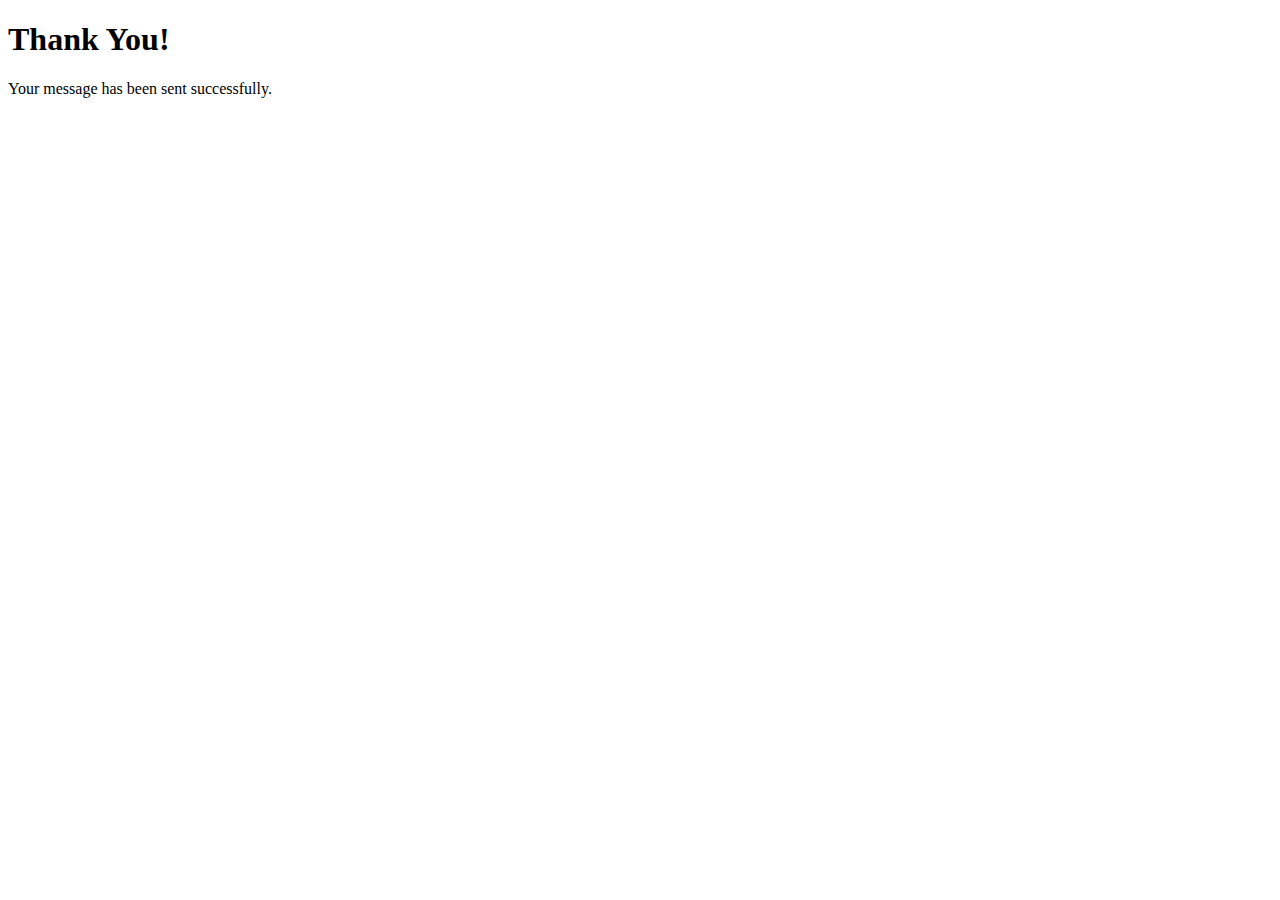
<file: thanks.html>
<!DOCTYPE html>
<html lang="en">
<head>
    <meta charset="UTF-8">
    <meta name="viewport" content="width=device-width, initial-scale=1.0">
    <title>Thank You</title>
</head>
<body>
    <h1>Thank You!</h1>
    <p>Your message has been sent successfully.</p>
</body>
</html>
</file>
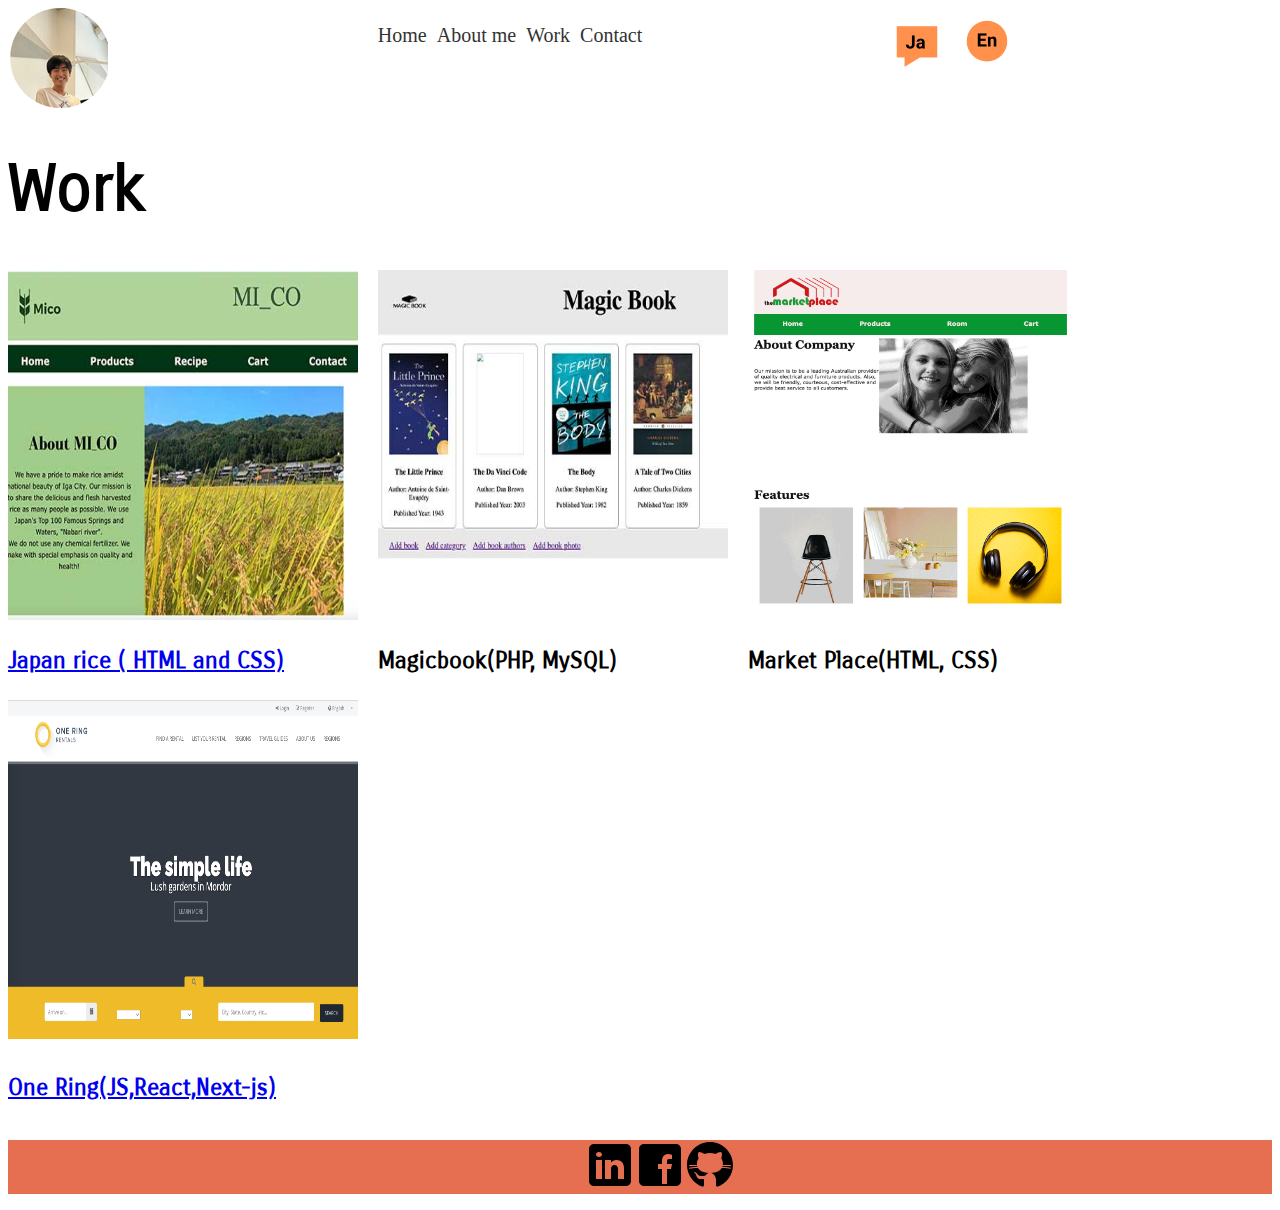
<file: work.html>
<!DOCTYPE html>
<html lang="en">
<head>
  <meta charset="UTF-8">
  <meta name="viewport" content="width=device-width, initial-scale=1.0">
  <link href = "css/style.css" rel="stylesheet">
  <title>Soki Webdevelopment gallery</title>
</head>
<body>
  <div id="wrapper">
    <header>
      <img src="img/profile.png" alt="soki's profile logo">
      <nav>
        <ul class="nav-menu">
          <li><a href=index.html class="nav-link">Home</a></li>
          <li><a href=aboutme.html class="nav-link">About me</a></li>
          <li><a href=work.html class="nav-link">Work</a></li>
          <li><a href=contact.html class="nav-link">Contact</a></li>
          
        </ul>
      </nav>
  
      <div class="language">
        <a href="index_ja.html"><img src="img/japanese_language.png" alt="Japanese language icon"></a>
        <a href="index.html"><img src="img/english_language.png" alt="English language icon"></a>
      </div>
      <div class="hamberger">
        <span class="bar"></span>
        <span class="bar"></span>
        <span class="bar"></span>
      </div>
  
      
    </header>
  <main>
    <h1>Work</h1>


      <section class="work_big_card">

      <section class="work_card">
        <img src="img/japan_rice_homepage.jpg" alt="Japan rice MICO website preview picture">
        <h3><a href="https://japanricerealm.com">Japan rice ( HTML and CSS)</a></h3>
      
      </section>


      <section class="work_card">
        <a href="bestbookshelf.japanricerealm.com"><img src="img/magicbook_website.jpg" alt="Magicbook website preview"></a>
        <h3>Magicbook(PHP, MySQL)</h3>
      
      </section>

      <section class="work_card">
        <img src="img/market_place.png" alt="Magicbook website preview">
        <h3>Market Place(HTML, CSS)</h3>
      
      </section>

      <section class="work_card">
        <img src="img/react_work.png" alt="Magicbook website preview">
        <h3><a href = "https://my-react-2xddgjhxe-sochan2s-projects.vercel.app/">One Ring(JS,React,Next-js)</a></h3>
      
      </section>
      </section>
 
  </main>
  <footer>
    <ul>

      <li>
        <a href="https://www.linkedin.com/in/soki-iwae-0031652b3/">
          
          <svg xmlns="http://www.w3.org/2000/svg" x="0px" y="0px" width="50" height="50" viewBox="0 0 50 50">
            <path fill="currentColor" d="M41,4H9C6.24,4,4,6.24,4,9v32c0,2.76,2.24,5,5,5h32c2.76,0,5-2.24,5-5V9C46,6.24,43.76,4,41,4z M17,20v19h-6V20H17z M11,14.47c0-1.4,1.2-2.47,3-2.47s2.93,1.07,3,2.47c0,1.4-1.12,2.53-3,2.53C12.2,17,11,15.87,11,14.47z M39,39h-6c0,0,0-9.26,0-10 c0-2-1-4-3.5-4.04h-0.08C27,24.96,26,27.02,26,29c0,0.91,0,10,0,10h-6V20h6v2.56c0,0,1.93-2.56,5.81-2.56 c3.97,0,7.19,2.73,7.19,8.26V39z"></path>
        </svg>
        </a>
      </li>
      
      <li>
        <a href="https://www.facebook.com/profile.php?id=100035585494952m">
          <svg xmlns="http://www.w3.org/2000/svg" x="0px" y="0px" width="50" height="50" viewBox="0 0 50 50">
            <path fill="currentColor" d="M41,4H9C6.24,4,4,6.24,4,9v32c0,2.76,2.24,5,5,5h32c2.76,0,5-2.24,5-5V9C46,6.24,43.76,4,41,4z M37,19h-2c-2.14,0-3,0.5-3,2 v3h5l-1,5h-4v15h-5V29h-4v-5h4v-3c0-4,2-7,6-7c2.9,0,4,1,4,1V19z"></path>
        </svg>
          
        </a>
      
      </li>
  
      <li>
        <a href="https://github.com/Sochan2">
          <svg xmlns="http://www.w3.org/2000/svg" x="0px" y="0px" width="50" height="50" viewBox="0 0 50 50">
            <path fill="currentColor" d="M17.791,46.836C18.502,46.53,19,45.823,19,45v-5.4c0-0.197,0.016-0.402,0.041-0.61C19.027,38.994,19.014,38.997,19,39 c0,0-3,0-3.6,0c-1.5,0-2.8-0.6-3.4-1.8c-0.7-1.3-1-3.5-2.8-4.7C8.9,32.3,9.1,32,9.7,32c0.6,0.1,1.9,0.9,2.7,2c0.9,1.1,1.8,2,3.4,2 c2.487,0,3.82-0.125,4.622-0.555C21.356,34.056,22.649,33,24,33v-0.025c-5.668-0.182-9.289-2.066-10.975-4.975 c-3.665,0.042-6.856,0.405-8.677,0.707c-0.058-0.327-0.108-0.656-0.151-0.987c1.797-0.296,4.843-0.647,8.345-0.714 c-0.112-0.276-0.209-0.559-0.291-0.849c-3.511-0.178-6.541-0.039-8.187,0.097c-0.02-0.332-0.047-0.663-0.051-0.999 c1.649-0.135,4.597-0.27,8.018-0.111c-0.079-0.5-0.13-1.011-0.13-1.543c0-1.7,0.6-3.5,1.7-5c-0.5-1.7-1.2-5.3,0.2-6.6 c2.7,0,4.6,1.3,5.5,2.1C21,13.4,22.9,13,25,13s4,0.4,5.6,1.1c0.9-0.8,2.8-2.1,5.5-2.1c1.5,1.4,0.7,5,0.2,6.6c1.1,1.5,1.7,3.2,1.6,5 c0,0.484-0.045,0.951-0.11,1.409c3.499-0.172,6.527-0.034,8.204,0.102c-0.002,0.337-0.033,0.666-0.051,0.999 c-1.671-0.138-4.775-0.28-8.359-0.089c-0.089,0.336-0.197,0.663-0.325,0.98c3.546,0.046,6.665,0.389,8.548,0.689 c-0.043,0.332-0.093,0.661-0.151,0.987c-1.912-0.306-5.171-0.664-8.879-0.682C35.112,30.873,31.557,32.75,26,32.969V33 c2.6,0,5,3.9,5,6.6V45c0,0.823,0.498,1.53,1.209,1.836C41.37,43.804,48,35.164,48,25C48,12.318,37.683,2,25,2S2,12.318,2,25 C2,35.164,8.63,43.804,17.791,46.836z"></path>
        </svg>    
        </a>
      </li> 
    </ul>
    
     
  </footer>
</div>
<script src="js/main.js"></script>
</body>
</html>
</file>
<file: css/style.css>
@font-face {
  font-family: carrois;
  src: url(./Carrois_Gothic/CarroisGothic-Regular.ttf);
}

@font-face {
  font-family: open-sans;
  src: url(./Open_Sans/OpenSans-VariableFont_wdth\,wght.ttf);
}




h1,h2,h3{
  font-family: carrois;
}

h1{
  font-size:4rem;
 

}

h2{
  font-size:2.5em;
}

h3{
  font-size:23px;
}

p{
  font-family: open-sans;
  font-size:17px;
  line-height:1.5;
}

header{
  display:grid;
  grid-template-columns: repeat(３,1fr);
  grid-template-areas: "logo navigation language";


}

.language{
  grid-area: language;
  display: flex;
  margin-right: 20px;
}


nav{
  grid-area: navigation;
  text-align: right;
}

nav ul {
  display:flex;
  text-align: right;
 
  

}

nav li{
 
  margin-right:10px;
  list-style: none;
  margin-bottom: 20px;
 
}

nav a::after {
  position: absolute;
  left: 0;
  content: '';
  width: 100%;
  height: 2px;
  background:#E76F51;;
  bottom: -1px;       
  visibility: hidden; 
  }

  nav a{
    display: block;
    font-size: 20px;
    color: #333;
    position: relative;
    text-decoration: none;
  }

  
  nav a:hover::after {
  visibility: visible; 
  
  } 

  nav a:hover{
    color:#E76F51;
    font-size: 22px;
  }

  .hamberger{
    display:none;
    cursor:pointer;
    padding: 10px; /* クリック範囲を広げる */
  }

  .bar{
    display:block;
    width:30px;
    height:4px;
    margin:5px auto;
    color:#000;
    background-color:#000;
  }

  

.about_me{
  text-align: center;
  margin:20px;
  margin-bottom:3em;
}



.intro{
text-align: center;
padding-left: 15px;

}



.myskill{
  display:grid;
  grid-template-rows:50px, 30px;
  grid-template-areas: 
  "picture"
  "text" ;
  border-radius: 10px;
  background-origin: border-box;
  background-clip: content-box, border-box;
  gap:10px;
  align-items: center;
}

.myskill img{
  grid-area:picture ;
  width:50px;
  height:50px;
  margin-top: 10px;
  
}
.myskill p{
  grid-area:text ;
  text-align: center;
  
}

.skill{
  grid-area: myskill;
  display:flex;
  justify-content: space-around;
  flex-wrap: wrap;
  gap:10px;
  padding:10px;
}

.project{
  display:grid;
  grid-template-columns: repeat(2,1fr);
  grid-template-areas: "image text";
  gap:50px;
}

.project img {
  grid-area: image;
  width: 100%;
  opacity: 0; 
  transform: translateY(30px); 
  transition: opacity 4s, transform 4s;
}

.project img.fade-in {
  opacity: 1; /* 表示 */
  transform: translateY(0); 
}

.boom_radio_text{
  grid-area: text;
}

/*footer*/
footer{
  background-color: #E76F51;
}
footer li{
  list-style: none;
  text-align: center;
}

footer ul{
  display:flex;
  text-align: center;
  justify-content: center;
  
}


  footer a {
    color: #000;
  }

footer a:hover {
  color: #fff; 
}

/*aboutus*/
.my-timeline{
  width:100%;
}

/*work*/
.work_card{
  grid-template-rows:minmax(300px,auto),minmax(100px,auto);
  grid-template-areas: 
  "picture"
  "text" ;

  margin-right: 20px;
}
.work_card img{
  width:350px;
  height:350px;
  gap:10px;
}

.work_big_card{
  display:flex;
  flex-wrap: wrap;
  

}

.message{
  width:100%;
}

/*contact*/
.name_mail{
  display:flex;
}
input{
  max-width: 100%;
    width: 100%;
    padding: 0.75rem;
    margin: 20px;
    margin-left: 0px;
}
*, *::before, *::after {
  box-sizing: inherit;
}

.space{
 margin:30px;
 margin-top:10px;
 margin-bottom: 20px;
 max-width: 100%;
}

input, select, textarea{
  border: 1px solid #ccc;
}

textarea{
  width:100%;
  margin-top: 20px;
}

form{
  width:50%;
  margin:60px;
}



#project-type, #budget{
  margin-top: 10px;
}

.project_budget{
  display:flex;
}

select{
  height:30px;
  width:100%;
}

.checkbox{
 display: flex;
 align-items: center;
}
#privacy-policy{
  width: 20%;
}

.submit{
  width: 100%; 
  display: flex;
  justify-content: center; 
  align-items: center; 
  margin-top: 20px; 
}

.submit button{
  border-radius: 20px;
  border:2px solid #E76F51;
  margin: 20px 0 80px;
  background-color: #fff;
  font-weight: 400;
  height: 40px;
  width: 100%;
 transition: all .2s ease-in-out;



}

.submit button:hover{
  background-color: #E76F51;
  font-size: 20px;
  color: #fff;

}

@media(max-width:760px){
  .hamberger{
    grid-area: hamberger;
    display:block;
    z-index: 20;
  }
  .hamberger.active .bar:nth-child(2){
    opacity:0;
  }
  .hamberger.active .bar:nth-child(1){
    transform:translateY(8px) rotate(45deg);
  }

  .hamberger.active .bar:nth-child(3){
    transform:translateY(-8px) rotate(-45deg);
  }

  header{
    display:grid;
    grid-template-columns: repeat(3,1fr);
    grid-template-areas: "logo language hamberger";
  
  
  }

  nav a:hover{
    color:#333;
    font-size: 22px;
  }

  .nav-menu{
    position:fixed;
    right:100%;
    background-color: #fff;
    text-align: center;
    left: 100%;
    width:100%;
    top:70px;
    height:70%;
    flex-direction: column;
    color:#333;
  
  }

  nav a{
    color:#333;
  }
  
  .nav-menu.active{
    left:0;
  }
}
</file>
